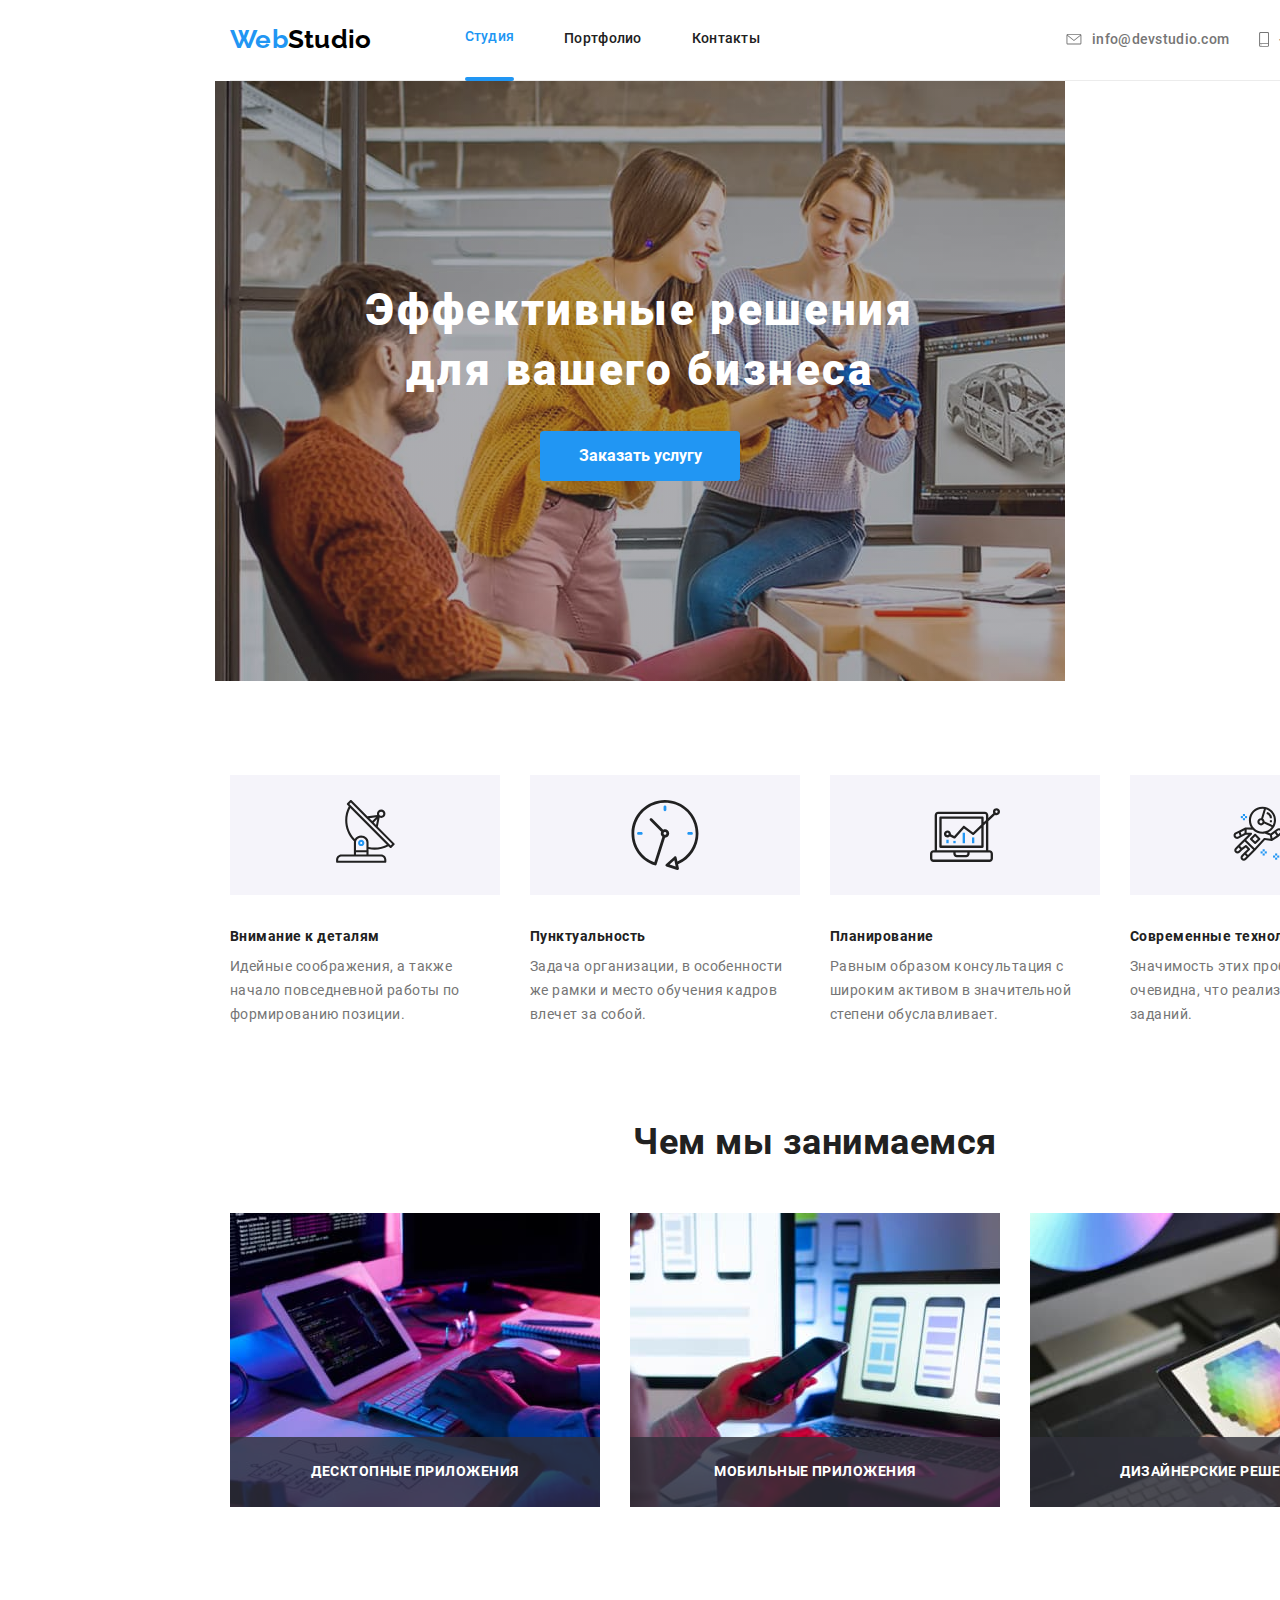
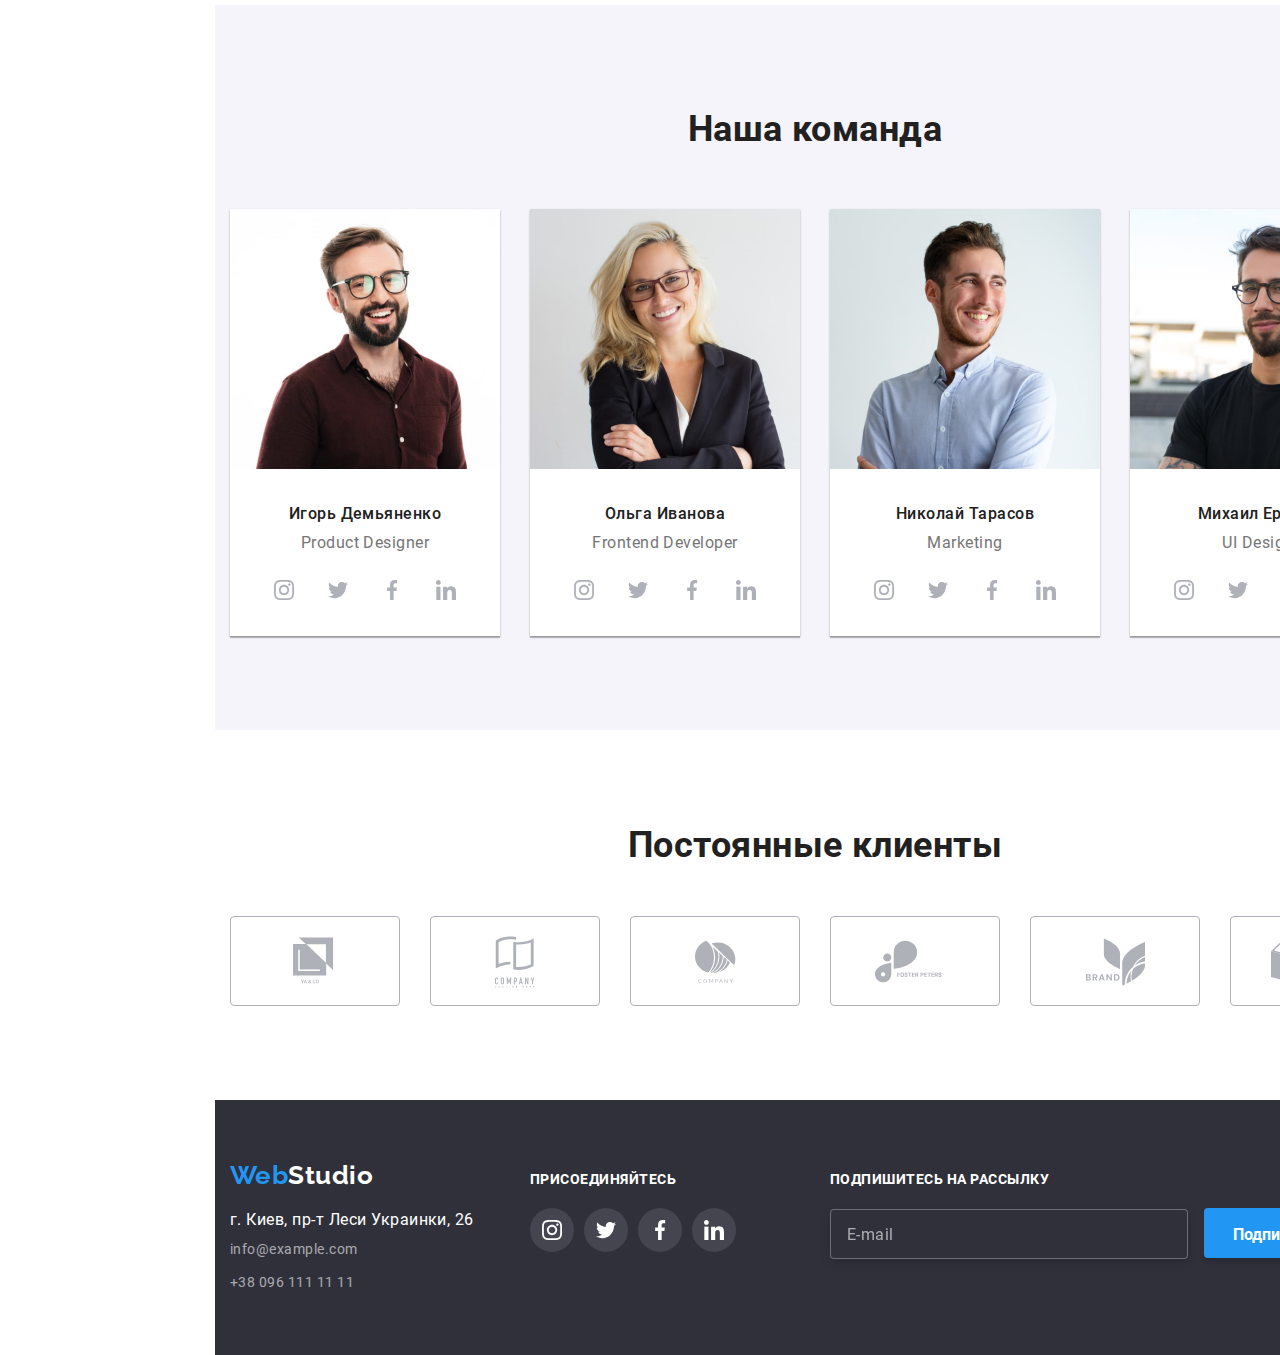
<file: index.html>
<!DOCTYPE html>
<html lang="ru">
  <head>
    <meta charset="UTF-8" />
    <meta name="viewport" content="width=device-width, initial-scale=1.0" />
    <title>WebStudio</title>
    <!-- <link
      href="https://fonts.googleapis.com/css2?family=Raleway&family=Roboto&display=swap"
      rel="stylesheet"
    /> -->
    <link rel="stylesheet" href="./css/main.min.css" />
  </head>

  <!-- Шапка -->

  <body>
    <header>
      <div class="content">
        <nav class="nav-header">
          <ul class="header-menu list">
            <li>
              <a href="./"
                ><span class="web">Web</span
                ><span class="studio">Studio</span></a
              >
            </li>
            <li><a class="pages current" href="./index.html">Студия</a></li>
            <li><a class="pages" href="./portfolio.html">Портфолио</a></li>
            <li><a class="pages" href="">Контакты</a></li>
          </ul>
          <ul class="contacts-header list">
            <li class="header-menu-contacts">
              <a class="header-menu" href="mailto:info@devstudio.com">
                <svg class="header-icon" width="16" height="11.2">
                  <use href="./images/sprite.svg#icon-henvelope"></use></svg
                >info@devstudio.com
              </a>
            </li>
            <li class="header-menu-contacts">
              <a class="header-menu" href="tel:+380961111111">
                <svg class="header-icon" width="10" height="14.94">
                  <use href="./images/sprite.svg#icon-hsmartphone"></use></svg
                >+38 096 111 11 11
              </a>
            </li>
          </ul>
        </nav>
      </div>
    </header>

    <main>
      <!-- Баннер -->

      <section class="list-hero">
        <h1 class="text-accent hero">
          Эффективные решения<br />для вашего бизнеса
        </h1>
        <button class="button" data-modal-open>Заказать услугу</button>
      </section>

      <!-- Регламент работы -->

      <section>
        <div class="content">
          <h2 hidden>Регламент работы</h2>
          <ul class="list line">
            <li>
              <svg class="icon" alt="антенна" width="70" height="70">
                <use href="./images/sprite.svg#icon-antenna"></use>
              </svg>
              <h2 class="title">Внимание к деталям</h2>
              <p class="title-text">
                Идейные соображения, а также начало повседневной работы по
                формированию позиции.
              </p>
            </li>
            <li>
              <svg class="icon" alt="часы" width="70" height="70">
                <use href="./images/sprite.svg#icon-clock"></use>
              </svg>
              <h3 class="title">Пунктуальность</h3>
              <p class="title-text">
                Задача организации, в особенности же рамки и место обучения
                кадров влечет за собой.
              </p>
            </li>
            <li>
              <svg class="icon" alt="диаграмма" width="70" height="70">
                <use href="./images/sprite.svg#icon-diagram"></use>
              </svg>
              <h3 class="title">Планирование</h3>
              <p class="title-text">
                Равным образом консультация с широким активом в значительной
                степени обуславливает.
              </p>
            </li>
            <li>
              <svg class="icon" alt="астронавт" width="70" height="70">
                <use href="./images/sprite.svg#icon-astronaut"></use>
              </svg>
              <h3 class="title">Современные технологии</h3>
              <p class="title-text">
                Значимость этих проблем настолько очевидна, что реализация
                плановых заданий.
              </p>
            </li>
          </ul>
        </div>
      </section>

      <!-- Чем мы занимаемся -->

      <section>
        <div class="content">
          <h2 class="occupation">Чем мы занимаемся</h2>
          <ul class="list occupation-list">
            <li class="occupation-title">
              <div class="image-box">
                <img src="./images/img1.jpg" alt="" width="370" />
                <div class="white-title-box">
                  <p class="white-title text-accent">ДЕСКТОПНЫЕ ПРИЛОЖЕНИЯ</p>
                </div>
              </div>
            </li>
            <li class="occupation-title">
              <div class="image-box">
                <img src="./images/img2.jpg" alt="" width="370" />
                <div class="white-title-box">
                  <p class="white-title text-accent">МОБИЛЬНЫЕ ПРИЛОЖЕНИЯ</p>
                </div>
              </div>
            </li>
            <li class="occupation-title">
              <div class="image-box">
                <img src="./images/img3.jpg" alt="" width="370" />
                <div class="white-title-box">
                  <p class="white-title text-accent">ДИЗАЙНЕРСКИЕ РЕШЕНИЯ</p>
                </div>
              </div>
            </li>
          </ul>
        </div>
      </section>

      <!-- Наша команда -->

      <section>
        <div class="content team-container">
          <h2 class="our-team list">Наша команда</h2>

          <div class="team">
            <div class="masters">
              <img
                src="./images/master1.jpg"
                alt="Игорь Демьяненко"
                width="270"
              />
              <h2 class="names">Игорь Демьяненко</h2>
              <p class="profession" lang="en">Product Designer</p>
              <ul class="maters-links list">
                <li class="social-links-icon">
                  <a
                    href="https://www.instagram.com"
                    class="social-links"
                    aria-label="Instagram link"
                  >
                    <svg class="social-icon" width="20" height="20">
                      <use href="./images/sprite.svg#icon-instagram"></use>
                    </svg>
                  </a>
                </li>
                <li class="social-links-icon">
                  <a
                    href="https://twitter.com"
                    class="social-links"
                    aria-label="Twitter link"
                  >
                    <svg class="social-icon" width="20" height="20">
                      <use href="./images/sprite.svg#icon-twitter"></use>
                    </svg>
                  </a>
                </li>
                <li class="social-links-icon">
                  <a
                    href="https://www.facebook.com"
                    class="social-links"
                    aria-label="Facebook link"
                  >
                    <svg class="social-icon" width="20" height="20">
                      <use href="./images/sprite.svg#icon-facebook"></use>
                    </svg>
                  </a>
                </li>
                <li class="social-links-icon">
                  <a
                    href="https://www.linkedin.com"
                    class="social-links"
                    aria-label="Linkedin link"
                  >
                    <svg class="social-icon" width="20" height="20">
                      <use href="./images/sprite.svg#icon-linkedin"></use>
                    </svg>
                  </a>
                </li>
              </ul>
            </div>

            <div class="masters">
              <img src="./images/master2.jpg" alt="Ольга Иванова" width="270" />
              <h2 class="names">Ольга Иванова</h2>
              <p class="profession" lang="en">Frontend Developer</p>
              <ul class="maters-links list">
                <li class="social-links-icon">
                  <a
                    href="https://www.instagram.com"
                    class="social-links"
                    aria-label="Instagram link"
                  >
                    <svg class="social-icon" width="20" height="20">
                      <use href="./images/sprite.svg#icon-instagram"></use>
                    </svg>
                  </a>
                </li>
                <li class="social-links-icon">
                  <a
                    href="https://twitter.com"
                    class="social-links"
                    aria-label="Twitter link"
                  >
                    <svg class="social-icon" width="20" height="20">
                      <use href="./images/sprite.svg#icon-twitter"></use>
                    </svg>
                  </a>
                </li>
                <li class="social-links-icon">
                  <a
                    href="https://www.facebook.com"
                    class="social-links"
                    aria-label="Facebook link"
                  >
                    <svg class="social-icon" width="20" height="20">
                      <use href="./images/sprite.svg#icon-facebook"></use>
                    </svg>
                  </a>
                </li>
                <li class="social-links-icon">
                  <a
                    href="https://www.linkedin.com"
                    class="social-links"
                    aria-label="Linkedin link"
                  >
                    <svg class="social-icon" width="20" height="20">
                      <use href="./images/sprite.svg#icon-linkedin"></use>
                    </svg>
                  </a>
                </li>
              </ul>
            </div>

            <div class="masters">
              <img
                src="./images/master3.jpg"
                alt="Николай Тарасов"
                width="270"
              />
              <h2 class="names">Николай Тарасов</h2>
              <p class="profession" lang="en">Marketing</p>
              <ul class="maters-links list">
                <li class="social-links-icon">
                  <a
                    href="https://www.instagram.com"
                    class="social-links"
                    aria-label="Instagram link"
                  >
                    <svg class="social-icon" width="20" height="20">
                      <use href="./images/sprite.svg#icon-instagram"></use>
                    </svg>
                  </a>
                </li>
                <li class="social-links-icon">
                  <a
                    href="https://twitter.com"
                    class="social-links"
                    aria-label="Twitter link"
                  >
                    <svg class="social-icon" width="20" height="20">
                      <use href="./images/sprite.svg#icon-twitter"></use>
                    </svg>
                  </a>
                </li>
                <li class="social-links-icon">
                  <a
                    href="https://www.facebook.com"
                    class="social-links"
                    aria-label="Facebook link"
                  >
                    <svg class="social-icon" width="20" height="20">
                      <use href="./images/sprite.svg#icon-facebook"></use>
                    </svg>
                  </a>
                </li>
                <li class="social-links-icon">
                  <a
                    href="https://www.linkedin.com"
                    class="social-links"
                    aria-label="Linkedin link"
                  >
                    <svg class="social-icon" width="20" height="20">
                      <use href="./images/sprite.svg#icon-linkedin"></use>
                    </svg>
                  </a>
                </li>
              </ul>
            </div>

            <div class="masters">
              <img
                src="./images/master4.jpg"
                alt="Михаил Ермаков"
                width="270"
              />
              <h2 class="names">Михаил Ермаков</h2>
              <p class="profession" lang="en">UI Designer</p>
              <ul class="maters-links list">
                <li class="social-links-icon">
                  <a
                    href="https://www.instagram.com"
                    class="social-links"
                    aria-label="Instagram link"
                  >
                    <svg class="social-icon" width="20" height="20">
                      <use href="./images/sprite.svg#icon-instagram"></use>
                    </svg>
                  </a>
                </li>
                <li class="social-links-icon">
                  <a
                    href="https://twitter.com"
                    class="social-links"
                    aria-label="Twitter link"
                  >
                    <svg class="social-icon" width="20" height="20">
                      <use href="./images/sprite.svg#icon-twitter"></use>
                    </svg>
                  </a>
                </li>
                <li class="social-links-icon">
                  <a
                    href="https://www.facebook.com"
                    class="social-links"
                    aria-label="Facebook link"
                  >
                    <svg class="social-icon" width="20" height="20">
                      <use href="./images/sprite.svg#icon-facebook"></use>
                    </svg>
                  </a>
                </li>
                <li class="social-links-icon">
                  <a
                    href="https://www.linkedin.com"
                    class="social-links"
                    aria-label="Linkedin link"
                  >
                    <svg class="social-icon" width="20" height="20">
                      <use href="./images/sprite.svg#icon-linkedin"></use>
                    </svg>
                  </a>
                </li>
              </ul>
            </div>
          </div>
        </div>
      </section>

      <!-- Постоянные клиенты -->

      <section>
        <div class="content">
          <h2 class="clients list">Постоянные клиенты</h2>
          <ul class="clients-list list">
            <li class="clients-logo">
              <a class="logo-links" href=""
                ><svg
                  class="company-icon"
                  alt="логотип компании 1"
                  width="44.27"
                  height="49.23"
                >
                  <use href="./images/sprite.svg#icon-logo1"></use></svg
              ></a>
            </li>
            <li class="clients-logo">
              <a class="logo-links" href=""
                ><svg
                  class="company-icon"
                  alt="логотип компании 2"
                  width="40"
                  height="52"
                >
                  <use href="./images/sprite.svg#icon-logo2"></use></svg
              ></a>
            </li>
            <li class="clients-logo">
              <a class="logo-links" href=""
                ><svg
                  class="company-icon"
                  alt="логотип компании 3"
                  width="41"
                  height="42.6"
                >
                  <use href="./images/sprite.svg#icon-logo3"></use></svg
              ></a>
            </li>
            <li class="clients-logo">
              <a class="logo-links" href=""
                ><svg
                  class="company-icon"
                  alt="логотип компании 4"
                  width="79.66"
                  height="42.02"
                >
                  <use href="./images/sprite.svg#icon-logo4"></use></svg
              ></a>
            </li>
            <li class="clients-logo">
              <a class="logo-links" href=""
                ><svg
                  class="company-icon"
                  alt="логотип компании 5"
                  width="59"
                  height="47"
                >
                  <use href="./images/sprite.svg#icon-logo5"></use></svg
              ></a>
            </li>
            <li class="clients-logo">
              <a class="logo-links" href=""
                ><svg
                  class="company-icon"
                  alt="логотип компании 6"
                  width="88.48"
                  height="45.4"
                >
                  <use href="./images/sprite.svg#icon-logo6"></use></svg
              ></a>
            </li>
          </ul>
        </div>
      </section>
    </main>

    <!-- Footer -->

    <footer>
      <div class="footer content">
        <div class="box-adress">
          <p class="logo-footer">
            <span class="web">Web</span
            ><span class="studio-footer">Studio</span>
          </p>
          <address>
            <ul class="list contacts">
              <li class="adress-footer text-accent">
                г. Киев, пр-т Леси Украинки, 26
              </li>
              <li class="list contacts-footer links-footer">
                <a href="mailto:info@example.com">info@example.com</a>
              </li>
              <li class="list contacts-footer links-footer">
                <a href="tel:+380961111111">+38 096 111 11 11</a>
              </li>
            </ul>
          </address>
        </div>

        <div class="box-links">
          <p class="title-footer text-accent">ПРИСОЕДИНЯЙТЕСЬ</p>
          <ul class="list links-footer">
            <li class="footer-logo">
              <a
                class="footer-list-icon"
                href="https://www.instagram.com"
                aria-label="Instagram link"
              >
                <svg class="footer-icon" width="20" height="20">
                  <use href="./images/sprite.svg#icon-instagram"></use>
                </svg>
              </a>
            </li>
            <li class="footer-logo">
              <a
                class="footer-list-icon"
                href="https://twitter.com"
                aria-label="Twitter link"
              >
                <svg class="footer-icon" width="20" height="20">
                  <use href="./images/sprite.svg#icon-twitter"></use>
                </svg>
              </a>
            </li>
            <li class="footer-logo">
              <a
                class="footer-list-icon"
                href="https://www.facebook.com"
                aria-label="Facebook link"
              >
                <svg class="footer-icon" width="20" height="20">
                  <use href="./images/sprite.svg#icon-facebook"></use>
                </svg>
              </a>
            </li>
            <li class="footer-logo">
              <a
                class="footer-list-icon"
                href="https://www.linkedin.com"
                aria-label="Linkedin link"
              >
                <svg class="footer-icon" width="20" height="20">
                  <use href="./images/sprite.svg#icon-linkedin"></use>
                </svg>
              </a>
            </li>
          </ul>
        </div>

        <div class="box-emeil">
          <p class="title-footer text-accent">ПOДПИШИТЕСЬ НА РАССЫЛКУ</p>
          <input class="input-footer" placeholder="E-mail" />
          <button class="button-footer">Подписаться</button>
        </div>
      </div>
    </footer>

    <div class="backdrop is-hidden" data-modal>
      <form class="form">
        <div class="modal">
          <button class="btn-close" data-modal-close>
            <svg class="close" width="11" height="11">
              <use href="./images/sprite.svg#close"></use>
            </svg>
          </button>
          <h1 class="head-title">Оставьте свои данные, мы вам перезвоним</h1>

          <div role="group" class="form-list">
            <div class="line-list">
              <label class="form-label" for="name">Имя</label>
              <input class="form-input" type="text" name="name" id="name" />
              <svg class="form-icon" width="12" height="12">
                <use href="./images/sprite.svg#icon-name"></use>
              </svg>
            </div>

            <div class="line-list">
              <label class="form-label" for="tel">Телефон</label>
              <input class="form-input" type="tel" name="tel" id="tel" />
              <svg class="form-icon" width="13" height="13">
                <use href="./images/sprite.svg#icon-tel"></use>
              </svg>
            </div>

            <div class="line-list">
              <label class="form-label" for="email">Почта</label>
              <input class="form-input" type="email" name="email" id="email" />
              <svg class="form-icon" width="15" height="12">
                <use href="./images/sprite.svg#icon-massege"></use>
              </svg>
            </div>

            <div class="line-list">
              <label class="form-label" for="message">Комментарий</label>
              <textarea
                class="form-textarea"
                name="message"
                placeholder="Введите текст"
                id="message"
              ></textarea>
            </div>
          </div>

          <div class="checkbox">
            <label class="checkbox-label">
              <input
                class="checkbox-input"
                type="checkbox"
                name="checkbox"
              />Соглашаюсь с рассылкой и принимаю
              <a class="form-link" href=""> Условия договора</a>
              <span class="custom-checkbox"></span>
            </label>
          </div>

          <button class="form-button">Отправить</button>
        </div>
      </form>
    </div>

    <script src="./js/modal.js"></script>
  </body>
</html>
</file>
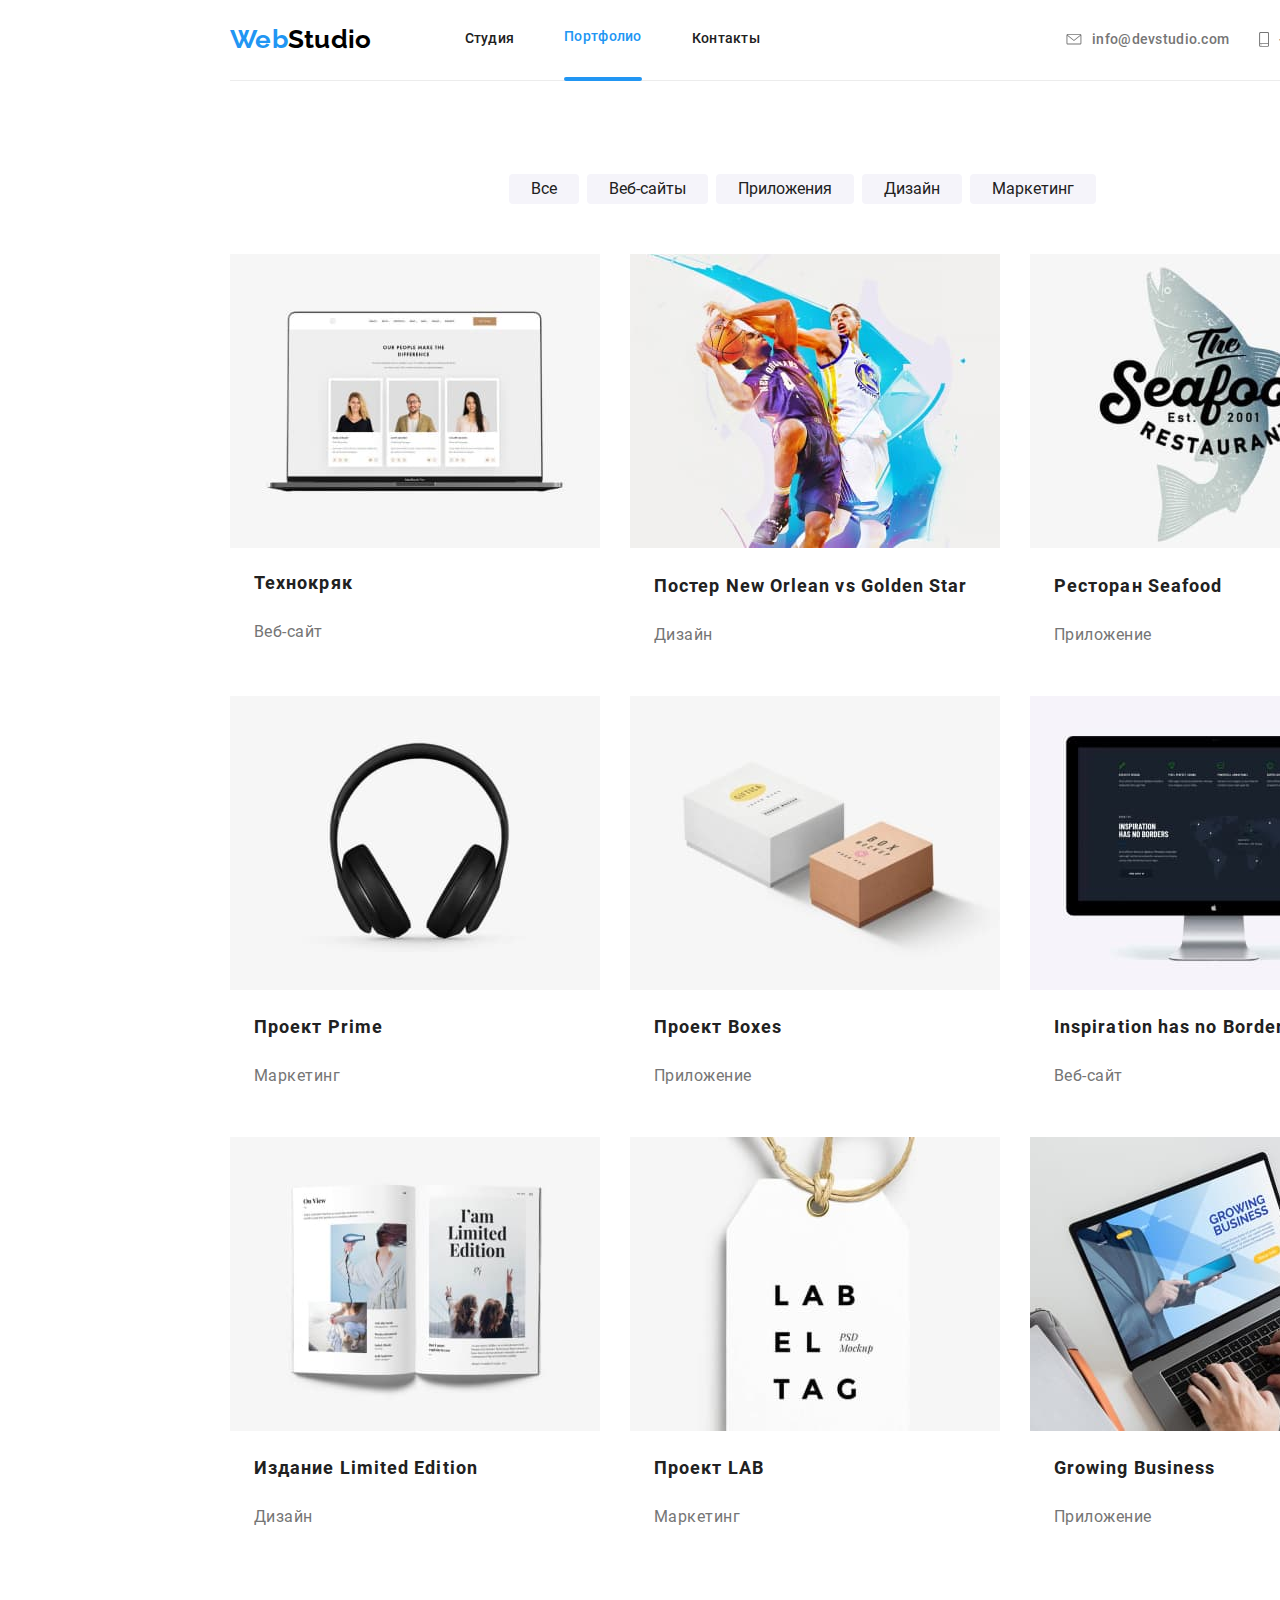
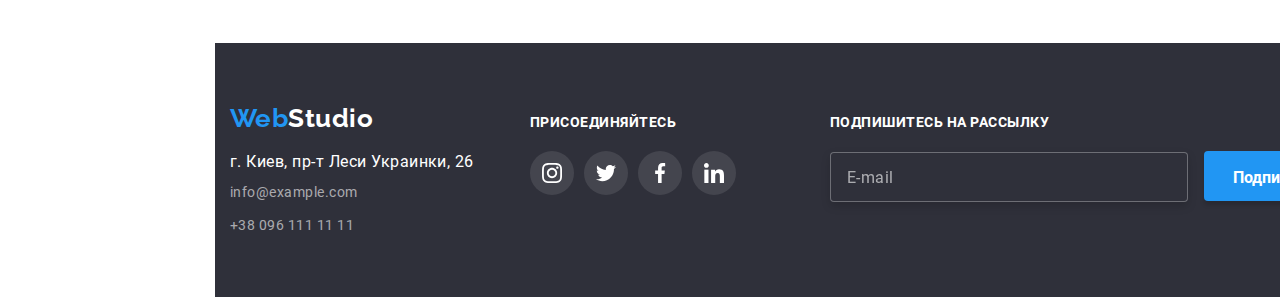
<file: portfolio.html>
<!DOCTYPE html>
<html lang="ru">

<head>
  <meta charset="UTF-8" />
  <meta name="viewport" content="width=device-width, initial-scale=1.0" />
  <title>WebStudio/Portfolio</title>
  <!-- <link href="https://fonts.googleapis.com/css2?family=Raleway&family=Roboto&display=swap" rel="stylesheet" /> -->
  <link rel="stylesheet" href="./css/portfolio.min.css" />
</head>

<body>
  <header>
    <div class="content">
      <nav class="nav-header">
        <ul class="header-menu list">
          <li><a href="./"><span class="web">Web</span><span class="studio">Studio</span></a></li>
          <li><a class='pages' href="./index.html">Студия</a></li>
          <li><a class='pages current' href="./portfolio.html">Портфолио</a></li>
          <li><a class='pages' href="">Контакты</a></li>
        </ul>
        <ul class="contacts-header list">
          <li class="header-menu-contacts">
            <a class="header-menu" href="mailto:info@devstudio.com">
              <svg class="header-icon" width="16" height="11.2">
                <use href="./images/sprite.svg#icon-henvelope"></use>
              </svg>info@devstudio.com
            </a>
          </li>
          <li class="header-menu-contacts">
            <a class="header-menu" href="tel:+380961111111">
              <svg class="header-icon" width="10" height="14.94">
                <use href="./images/sprite.svg#icon-hsmartphone"></use>
              </svg>+38 096 111 11 11
            </a>
          </li>
        </ul>
      </nav>
    </div>
  </header>

  <main>
    <div class="content">
      <nav class="menu-portfolio">
        <ul class="menu list">
          <li><button class="menu-title" type="button">Все</button></li>
          <li><button class="menu-title" type="button">Веб-сайты</button></li>
          <li><button class="menu-title" type="button">Приложения</button></li>
          <li><button class="menu-title" type="button">Дизайн</button></li>
          <li><button class="menu-title" type="button">Маркетинг</button></li>
        </ul>
      </nav>
    </div>
    <div class="content">
      <ul class="portfolio list">
        <li class="portfolio-item">
          <div class="img-box">
            <img src="./images/p1.jpg" alt="изображение" width="370" />
            <div class="description-box">
              <p class="description-portfolio">Технокряк это современная площадка распространения коронавируса. Компании
                используют эту платформу для
                цифрового шпионажа и атак на защищённые сервера конкурентов.</p>
            </div>
          </div>
          <h1 class="title-portfolio">Технокряк</h1>
          <p class="description-title">Веб-сайт</p>
        </li>
        <li class="portfolio-item">
          <div class="img-box">
            <img src="./images/p2.jpg" alt="изображение" width="370" />
            <div class="description-box">
              <p class="description-portfolio">Технокряк это современная площадка распространения коронавируса. Компании
                используют эту платформу для
                цифрового шпионажа и атак на защищённые сервера конкурентов.</p>
            </div>
          </div>
          <h2 class="title-portfolio">Постер New Orlean vs Golden Star</h2>
          <p class="description-title">Дизайн</p>
          </a>
        </li>
        <li class="portfolio-item">
          <div class="img-box">
            <img src="./images/p3.jpg" alt="изображение" width="370" />
            <div class="description-box">
              <p class="description-portfolio">Технокряк это современная площадка распространения коронавируса. Компании
                используют эту платформу для
                цифрового шпионажа и атак на защищённые сервера конкурентов.</p>
            </div>
          </div>
          <h2 class="title-portfolio">Ресторан Seafood</h2>
          <p class="description-title">Приложение</p>
          </a>
        </li>
        <li class="portfolio-item">
          <div class="img-box">
            <img src="./images/p4.jpg" alt="изображение" width="370" />
            <div class="description-box">
              <p class="description-portfolio">Технокряк это современная площадка распространения коронавируса. Компании
                используют эту платформу для
                цифрового шпионажа и атак на защищённые сервера конкурентов.</p>
            </div>
          </div>
          <h2 class="title-portfolio">Проект Prime</h2>
          <p class="description-title">Маркетинг</p>
          </a>
        </li>
        <li class="portfolio-item">
          <div class="img-box">
            <img src="./images/p5.jpg" alt="изображение" width="370" />
            <div class="description-box">
              <p class="description-portfolio">Технокряк это современная площадка распространения коронавируса. Компании
                используют эту платформу для
                цифрового шпионажа и атак на защищённые сервера конкурентов.</p>
            </div>
          </div>
          <h2 class="title-portfolio">Проект Boxes</h2>
          <p class="description-title">Приложение</p>
          </a>
        </li>
        <li class="portfolio-item">
          <div class="img-box">
            <img src="./images/p6.jpg" alt="изображение" width="370" />
            <div class="description-box">
              <p class="description-portfolio">Технокряк это современная площадка распространения коронавируса. Компании
                используют эту платформу для
                цифрового шпионажа и атак на защищённые сервера конкурентов.</p>
            </div>
          </div>
          <h2 class="title-portfolio" lang="en">
            Inspiration has no Borders
          </h2>
          <p class="description-title">Веб-сайт</p>
          </a>
        </li>
        <li class="portfolio-item">
          <div class="img-box">
            <img src="./images/p7.jpg" alt="изображение" width="370" />
            <div class="description-box">
              <p class="description-portfolio">Технокряк это современная площадка распространения коронавируса. Компании
                используют эту платформу для
                цифрового шпионажа и атак на защищённые сервера конкурентов.</p>
            </div>
          </div>
          <h2 class="title-portfolio">Издание Limited Edition</h2>
          <p class="description-title">Дизайн</p>
          </a>
        </li>
        <li class="portfolio-item">
          <div class="img-box">
            <img src="./images/p8.jpg" alt="изображение" width="370" />
            <div class="description-box">
              <p class="description-portfolio">Технокряк это современная площадка распространения коронавируса. Компании
                используют эту платформу для
                цифрового шпионажа и атак на защищённые сервера конкурентов.</p>
            </div>
          </div>
          <h2 class="title-portfolio">Проект LAB</h2>
          <p class="description-title">Маркетинг</p>
          </a>
        </li>
        <li class="portfolio-item">
          <div class="img-box">
            <img src="./images/p9.jpg" alt="изображение" width="370" />
            <div class="description-box">
              <p class="description-portfolio">Технокряк это современная площадка распространения коронавируса. Компании
                используют эту платформу для
                цифрового шпионажа и атак на защищённые сервера конкурентов.</p>
            </div>
          </div>
          <h2 class="title-portfolio" lang="en">Growing Business</h2>
          <p class="description-title">Приложение</p>
          </a>
        </li>
      </ul>
    </div>
  </main>

  <!-- Footer -->

  <footer>
    <div class="content footer">

      <div class="box-adress">
        <p class="logo-footer">
          <span class="web">Web</span><span class="studio-footer">Studio</span>
        </p>
        <address>
          <ul class="list contacts">
            <li class="adress-footer text-accent">
              г. Киев, пр-т Леси Украинки, 26
            </li>
            <li class="list contacts-footer links-footer">
              <a href="mailto:info@example.com">info@example.com</a>
            </li>
            <li class="list contacts-footer links-footer">
              <a href="tel:+380961111111">+38 096 111 11 11</a>
            </li>
          </ul>
        </address>
      </div>

      <div class="box-links">
        <p class="title-footer text-accent">ПРИСОЕДИНЯЙТЕСЬ</p>
        <ul class="list links-footer">
          <li class="footer-logo">
            <a class="footer-list-icon" href="https://www.instagram.com" aria-label="Instagram link">
              <svg class="footer-icon" width="20" height="20">
                <use href="./images/sprite.svg#icon-instagram"></use>
              </svg>
            </a>
          </li>
          <li class="footer-logo">
            <a class="footer-list-icon" href="https://twitter.com" aria-label="Twitter link">
              <svg class="footer-icon" width="20" height="20">
                <use href="./images/sprite.svg#icon-twitter"></use>
              </svg>
            </a>
          </li>
          <li class="footer-logo">
            <a class="footer-list-icon" href="https://www.facebook.com" aria-label="Facebook link">
              <svg class="footer-icon" width="20" height="20">
                <use href="./images/sprite.svg#icon-facebook"></use>
              </svg>
            </a>
          </li>
          <li class="footer-logo">
            <a class="footer-list-icon" href="https://www.linkedin.com" aria-label="Linkedin link">
              <svg class="footer-icon" width="20" height="20">
                <use href="./images/sprite.svg#icon-linkedin"></use>
              </svg>
            </a>
          </li>
        </ul>
      </div>

      <div class="box-emeil">
        <p class="title-footer text-accent">ПOДПИШИТЕСЬ НА РАССЫЛКУ</p>
        <input class="input-footer" placeholder="E-mail">
        <button class="button-footer">Подписаться</button>
      </div>

    </div>
  </footer>
</body>

</html>
</file>
<file: css/main.min.css>
@font-face{font-family:"Roboto";font-style:normal;font-weight:400;src:local("Roboto"),local("Roboto-Regular"),url("../fonts/roboto-v20-latin_cyrillic-regular.woff2") format("woff2"),url("../fonts/roboto-v20-latin_cyrillic-regular.woff") format("woff")}@font-face{font-family:"Roboto";font-style:normal;font-weight:500;src:local("Roboto Medium"),local("Roboto-Medium"),url("../fonts/roboto-v20-latin_cyrillic-500.woff2") format("woff2"),url("../fonts/roboto-v20-latin_cyrillic-500.woff") format("woff")}@font-face{font-family:"Roboto";font-style:normal;font-weight:700;src:local("Roboto Bold"),local("Roboto-Bold"),url("../fonts/roboto-v20-latin_cyrillic-700.woff2") format("woff2"),url("../fonts/roboto-v20-latin_cyrillic-700.woff") format("woff")}@font-face{font-family:"Roboto";font-style:normal;font-weight:900;src:local("Roboto Black"),local("Roboto-Black"),url("../fonts/roboto-v20-latin_cyrillic-900.woff2") format("woff2"),url("../fonts/roboto-v20-latin_cyrillic-900.woff") format("woff")}@font-face{font-family:"Raleway";font-style:normal;font-weight:700;src:local(""),url("../fonts/raleway-v17-latin_cyrillic-700.woff2") format("woff2"),url("../fonts/raleway-v17-latin_cyrillic-700.woff") format("woff")}/*! normalize.css v8.0.1 | MIT License | github.com/necolas/normalize.css */html{line-height:1.15;-webkit-text-size-adjust:100%}body{margin:0}main{display:block}h1{font-size:2em;margin:0.67em 0}hr{-webkit-box-sizing:content-box;box-sizing:content-box;height:0;overflow:visible}pre{font-family:monospace, monospace;font-size:1em}a{background-color:transparent}abbr[title]{border-bottom:none;text-decoration:underline;-webkit-text-decoration:underline dotted;text-decoration:underline dotted}b,strong{font-weight:bolder}code,kbd,samp{font-family:monospace, monospace;font-size:1em}small{font-size:80%}sub,sup{font-size:75%;line-height:0;position:relative;vertical-align:baseline}sub{bottom:-0.25em}sup{top:-0.5em}img{border-style:none}button,input,optgroup,select,textarea{font-family:inherit;font-size:100%;line-height:1.15;margin:0}button,input{overflow:visible}button,select{text-transform:none}button,[type="button"],[type="reset"],[type="submit"]{-webkit-appearance:button}button::-moz-focus-inner,[type="button"]::-moz-focus-inner,[type="reset"]::-moz-focus-inner,[type="submit"]::-moz-focus-inner{border-style:none;padding:0}button:-moz-focusring,[type="button"]:-moz-focusring,[type="reset"]:-moz-focusring,[type="submit"]:-moz-focusring{outline:1px dotted ButtonText}fieldset{padding:0.35em 0.75em 0.625em}legend{-webkit-box-sizing:border-box;box-sizing:border-box;color:inherit;display:table;max-width:100%;padding:0;white-space:normal}progress{vertical-align:baseline}textarea{overflow:auto}[type="checkbox"],[type="radio"]{-webkit-box-sizing:border-box;box-sizing:border-box;padding:0}[type="number"]::-webkit-inner-spin-button,[type="number"]::-webkit-outer-spin-button{height:auto}[type="search"]{-webkit-appearance:textfield;outline-offset:-2px}[type="search"]::-webkit-search-decoration{-webkit-appearance:none}::-webkit-file-upload-button{-webkit-appearance:button;font:inherit}details{display:block}summary{display:list-item}template{display:none}[hidden]{display:none}*,*:before,*:after{-webkit-box-sizing:border-box;box-sizing:border-box}body{margin-left:215px;margin-right:215px;font-family:Roboto, sans-serif;letter-spacing:0.03em;color:#212121}.content{width:1200px;margin:0 auto;padding-left:15px;padding-right:15px}.list{list-style:none;margin:0;padding:0}.logo-links{color:#afb1b8}.text-accent,.studio-footer{color:#fff}.button{height:50px;min-width:200px;font-weight:700;font-size:16px;line-height:1.88;text-decoration:none;border:1px solid transparent;border-radius:4px;color:#fff;background-color:#2196f3}.backdrop{position:fixed;top:0;left:0;right:0;bottom:0;opacity:1;-webkit-transition:opacity 250ms cubic-bezier(0.4, 0, 0.2, 1);transition:opacity 250ms cubic-bezier(0.4, 0, 0.2, 1)}.backdrop.is-hidden{visibility:hidden;pointer-events:none;opacity:0}.modal{position:absolute;top:50%;left:50%;-webkit-transform:translate(-50%, -50%);transform:translate(-50%, -50%);width:100%;height:100%;max-width:528px;max-height:581px;background:#fff;-webkit-box-shadow:0px 1px 3px rgba(0,0,0,0.12),0px 1px 1px rgba(0,0,0,0.14),0px 2px 1px rgba(0,0,0,0.2);box-shadow:0px 1px 3px rgba(0,0,0,0.12),0px 1px 1px rgba(0,0,0,0.14),0px 2px 1px rgba(0,0,0,0.2);border-radius:4px}.btn-close{position:absolute;top:8px;right:8px;display:-webkit-inline-box;display:-ms-inline-flexbox;display:inline-flex;-webkit-box-pack:center;-ms-flex-pack:center;justify-content:center;-webkit-box-align:center;-ms-flex-align:center;align-items:center;width:30px;height:30px;border-radius:50%;border:1px solid rgba(0,0,0,0.1);text-decoration:none;background-color:#fff}.btn-close:hover .close,.btn-close:focus .close{fill:#2196f3;-webkit-transition:fill 250ms cubic-bezier(0.4, 0, 0.2, 1);transition:fill 250ms cubic-bezier(0.4, 0, 0.2, 1)}.close{fill:black;background-color:#fff}.head-title{padding-top:40px;padding-right:40px;padding-left:40px;padding-bottom:12px;margin:0;font-family:Roboto;font-style:normal;font-weight:700;font-size:20px;line-height:1.15;text-align:center;letter-spacing:0.03em;color:#212121}.form-list{display:-webkit-box;display:-ms-flexbox;display:flex;-webkit-box-orient:vertical;-webkit-box-direction:normal;-ms-flex-direction:column;flex-direction:column;padding-right:40px;padding-left:40px;list-style:none;font-weight:400;font-size:12px;line-height:1.17;letter-spacing:0.01em;color:#757575}.line-list{position:relative}.form-input{margin-bottom:10px;margin-top:4px;padding-left:42px;-webkit-transition:border 250ms cubic-bezier(0.4, 0, 0.2, 1);transition:border 250ms cubic-bezier(0.4, 0, 0.2, 1)}.form-textarea{margin-top:4px;padding:12px 16px;-webkit-transition:border 250ms cubic-bezier(0.4, 0, 0.2, 1);transition:border 250ms cubic-bezier(0.4, 0, 0.2, 1)}.line-list input,textarea{width:448px;border:1px solid rgba(33,33,33,0.2);-webkit-box-sizing:border-box;box-sizing:border-box;border-radius:4px}.form-label{width:100%}.form-icon{position:absolute;left:0;top:30px;margin-left:14px;-webkit-transition:fill 250ms cubic-bezier(0.4, 0, 0.2, 1);transition:fill 250ms cubic-bezier(0.4, 0, 0.2, 1)}.line-list input{height:40px}.line-list textarea{height:120px}textarea{resize:none}::-webkit-input-placeholder{font-size:12px;line-height:1.14;letter-spacing:0.01em;color:rgba(117,117,117,0.5)}:-ms-input-placeholder{font-size:12px;line-height:1.14;letter-spacing:0.01em;color:rgba(117,117,117,0.5)}::-ms-input-placeholder{font-size:12px;line-height:1.14;letter-spacing:0.01em;color:rgba(117,117,117,0.5)}::placeholder{font-size:12px;line-height:1.14;letter-spacing:0.01em;color:rgba(117,117,117,0.5)}.form-input:hover,.form-input:focus,.form-textarea:hover,.form-textarea:focus{border:1px solid #2196f3;outline-color:#2196f3}.form-input:hover+.form-icon,.form-input:focus+.form-icon{fill:#2196f3}.checkbox{display:-webkit-box;display:-ms-flexbox;display:flex;-webkit-box-align:center;-ms-flex-align:center;align-items:center;padding-top:20px;font-weight:400;font-size:14px;line-height:1.714;letter-spacing:0.03em;color:#757575}.form-link{color:#2196f3}.custom-checkbox{display:inline-block;position:absolute;left:45px;margin-top:3px;width:16px;height:15px;border:2px solid #212121;border-radius:4px}.checkbox-label{display:block;padding-left:72px}.checkbox-input{position:absolute;width:1px;height:1px;margin:-1px;border:0;padding:0;clip:rect(0 0 0 0);overflow:hidden}.checkbox-input:checked ~ .custom-checkbox{border-color:#2196f3;background-image:url("../images/checkbox.svg");background-color:#2196f3;background-size:contain;background-origin:content-box}.form-button{margin-top:30px;margin-left:165px;margin-bottom:40px;width:200px;height:50px;font-weight:700;font-size:16px;line-height:1.875;color:#fff;background:#188ce8;-webkit-box-shadow:0px 4px 4px rgba(0,0,0,0.15);box-shadow:0px 4px 4px rgba(0,0,0,0.15);border-radius:4px;border:none;position:relative}.header-menu{display:-webkit-box;display:-ms-flexbox;display:flex;-webkit-box-align:center;-ms-flex-align:center;align-items:center;position:relative;-webkit-transition:color 250ms cubic-bezier(0.4, 0, 0.2, 1);transition:color 250ms cubic-bezier(0.4, 0, 0.2, 1)}.header-menu li{display:block;margin-right:50px;padding-top:24px;padding-bottom:25px}.header-menu li:last-child{margin-right:0px}.header-menu li:first-child{margin-right:93px}.header-icon{vertical-align:middle;margin-right:10px;fill:#757575}.nav-header a{text-decoration:none}.header-menu a{color:#212121}.header-menu:hover,.header-menu:focus{color:#2196f3}.pages{-webkit-transition:color 250ms cubic-bezier(0.4, 0, 0.2, 1);transition:color 250ms cubic-bezier(0.4, 0, 0.2, 1)}.contacts-header{display:-webkit-box;display:-ms-flexbox;display:flex;margin-left:auto}.contacts-header li{margin-left:30px}.contacts-header li:not(:last-child){margin-left:0}.nav-header{color:transparent;border-bottom:1px solid #ececec}.nav-header a:hover,.nav-header a:focus{color:#2196f3}.header-menu:hover,.header-menu:focus{color:#2196f3}.header-icon{fill:currentColor}.web{font-family:Raleway, sans-serif;font-weight:700;font-size:26px;line-height:1.19;color:#2196f3}.studio{font-family:Raleway, sans-serif;font-weight:700;font-size:26px;line-height:1.19;color:#000000}.header-menu{font-weight:500;font-size:14px;line-height:1.14;letter-spacing:0.02em;text-decoration:none;color:#757575}.nav-header{display:-webkit-box;display:-ms-flexbox;display:flex;-webkit-box-align:center;-ms-flex-align:center;align-items:center}.header-menu .current{color:#2196f3}.current::after{content:"";display:block;width:100%;height:4px;border-radius:2px;-webkit-transform:translateY(32px);transform:translateY(32px);background:#2196f3;background-color:#2196f3}.list-hero{max-width:1600px;height:600px;padding:0;margin:0;margin-left:auto;margin-right:auto;list-style:none;text-align:center;background-image:-webkit-gradient(linear, left top, left bottom, from(rgba(47,48,58,0.4)), to(rgba(47,48,58,0.4))),url("../images/hero.jpg");background-image:linear-gradient(rgba(47,48,58,0.4) 0%, rgba(47,48,58,0.4) 100%),url("../images/hero.jpg");background-color:black;background-size:cover}.hero{padding-top:200px;padding-bottom:30px;margin:0;font-weight:900;font-size:44px;line-height:1.36;letter-spacing:0.06em}.button.button-hero{padding:10px 32px}.icon{padding:25px 100px;margin-bottom:30px;margin-top:0;background:#f5f4fa;height:120px;width:270px}.title{font-weight:700;font-size:14px;line-height:1.14;margin-bottom:10px;margin-top:0}.title-text{width:270px;color:#757575;font-size:14px;line-height:1.7;margin-bottom:94px;margin-top:0}.line li:not(:last-child){margin-right:30px}.line{display:-webkit-box;display:-ms-flexbox;display:flex;-webkit-box-align:center;-ms-flex-align:center;align-items:center;padding-top:94px}.occupation{margin:0;padding-bottom:50px;font-weight:700;font-size:36px;line-height:1.17;text-align:center}.occupation-list{display:-webkit-box;display:-ms-flexbox;display:flex;padding-bottom:94px}.occupation-title:not(:last-child){margin-right:30px}.image-box{position:relative}.white-title-box{position:absolute;bottom:0;width:100%;height:100%;margin:0}.white-title{padding-top:27px;font-weight:700;font-size:14px;line-height:1.14;text-align:center;background:rgba(47,48,58,0.8);margin-bottom:0;margin-top:0;height:70px;margin-top:224px}.team-container{padding-top:94px;background-color:#f5f4fa}.our-team{display:-webkit-box;display:-ms-flexbox;display:flex;-webkit-box-pack:center;-ms-flex-pack:center;justify-content:center;margin-bottom:50px;font-weight:700;font-size:36px;line-height:1.67}.team{display:-webkit-box;display:-ms-flexbox;display:flex}.masters:not(:last-child){margin-right:30px}.masters{-webkit-box-shadow:0px 1px 3px rgba(0,0,0,0.12),0px 1px 1px rgba(0,0,0,0.14),0px 2px 1px rgba(0,0,0,0.2);box-shadow:0px 1px 3px rgba(0,0,0,0.12),0px 1px 1px rgba(0,0,0,0.14),0px 2px 1px rgba(0,0,0,0.2)}.team *{background-color:#fff}.names{font-weight:500;font-size:16px;line-height:1.19;text-align:center;margin-top:30px;margin-bottom:10px}.profession{font-size:16px;line-height:1.19;text-align:center;color:#757575;margin-top:0;margin-bottom:16px}.maters-links{display:-webkit-box;display:-ms-flexbox;display:flex;margin-bottom:24px;-webkit-box-pack:center;-ms-flex-pack:center;justify-content:center}.social-links-icon:not(:last-child){margin-right:10px}.social-links{display:-webkit-inline-box;display:-ms-inline-flexbox;display:inline-flex;-webkit-box-pack:center;-ms-flex-pack:center;justify-content:center;-webkit-box-align:center;-ms-flex-align:center;align-items:center;width:44px;height:44px;border-radius:50%;text-decoration:none;background-color:transparent;-webkit-transition:background-color 250ms cubic-bezier(0.4, 0, 0.2, 1);transition:background-color 250ms cubic-bezier(0.4, 0, 0.2, 1)}.social-icon{fill:#afb1b8;-webkit-transition:fill 250ms cubic-bezier(0.4, 0, 0.2, 1),background-color 250ms cubic-bezier(0.4, 0, 0.2, 1);transition:fill 250ms cubic-bezier(0.4, 0, 0.2, 1),background-color 250ms cubic-bezier(0.4, 0, 0.2, 1)}.social-links:hover,.social-links:focus{background-color:#2196f3}.social-links:hover .social-icon,.social-links:focus .social-icon{fill:#fff;background-color:#2196f3}.masters{margin-bottom:94px}.clients{display:-webkit-box;display:-ms-flexbox;display:flex;-webkit-box-pack:center;-ms-flex-pack:center;justify-content:center;-webkit-box-align:center;-ms-flex-align:center;align-items:center;padding-top:94px;margin-bottom:50px;font-weight:700;font-size:36px;line-height:1.17}.clients-list{display:-webkit-box;display:-ms-flexbox;display:flex}.clients-list li:not(:last-child){margin-right:30px}.clients-list li{margin-bottom:94px}.company-icon{display:-webkit-box;display:-ms-flexbox;display:flex;-webkit-box-pack:center;-ms-flex-pack:center;justify-content:center;min-height:90px;margin:auto;fill:#afb1b8;-webkit-transition:fill 250ms cubic-bezier(0.4, 0, 0.2, 1);transition:fill 250ms cubic-bezier(0.4, 0, 0.2, 1)}.clients-logo{height:90px;width:170px;border:1px solid #afb1b8;border-radius:4px;color:transparent;-webkit-transition:color 250ms cubic-bezier(0.4, 0, 0.2, 1),border 250ms cubic-bezier(0.4, 0, 0.2, 1);transition:color 250ms cubic-bezier(0.4, 0, 0.2, 1),border 250ms cubic-bezier(0.4, 0, 0.2, 1)}.clients-logo:hover,.clients-logo:focus{color:#2196f3;border:1px solid #2196f3}.clients-logo:hover .company-icon,.clients-logo:focus .company-icon{fill:#2196f3}.footer{display:-webkit-box;display:-ms-flexbox;display:flex;background:#2f303a}.box-adress{width:270px;margin-right:30px}.logo-footer{margin-top:60px;margin-bottom:20px}address{font-style:normal}.contacts li:not(:last-child){margin-bottom:9px}.contacts li:last-child{margin-bottom:60px}.studio-footer{font-family:Raleway, sans-serif;font-weight:700;font-size:26px;line-height:1.19}.contacts-footer a{font-size:14px;line-height:1.7;color:rgba(255,255,255,0.6)}.title-footer{font-weight:700;font-size:14px;line-height:1.14;margin-top:72px;margin-bottom:20px}.input-footer{width:358px;height:50px;padding-left:16px;margin-right:12px;font-size:16px;line-height:1.25;letter-spacing:0.03em;color:rgba(255,255,255,0.6);list-style:none;border:1px solid rgba(255,255,255,0.3);-webkit-box-sizing:border-box;box-sizing:border-box;-webkit-filter:drop-shadow(0px 4px 4px rgba(0,0,0,0.15));filter:drop-shadow(0px 4px 4px rgba(0,0,0,0.15));border-radius:4px;background:#2f303a}.input-footer::-webkit-input-placeholder{font-size:16px;line-height:1.25;letter-spacing:0.03em;color:rgba(255,255,255,0.6)}.input-footer:-ms-input-placeholder{font-size:16px;line-height:1.25;letter-spacing:0.03em;color:rgba(255,255,255,0.6)}.input-footer::-ms-input-placeholder{font-size:16px;line-height:1.25;letter-spacing:0.03em;color:rgba(255,255,255,0.6)}.input-footer::placeholder{font-size:16px;line-height:1.25;letter-spacing:0.03em;color:rgba(255,255,255,0.6)}.button-footer{padding:0;left:0;width:190px;height:50px;font-weight:700;font-size:16px;line-height:1.875;color:#fff;background:#2196f3;-webkit-box-shadow:0px 4px 4px rgba(0,0,0,0.15);box-shadow:0px 4px 4px rgba(0,0,0,0.15);border-radius:4px;border:1px solid transparent}.button-footer::after{display:inline-block;background-repeat:no-repeat;content:"";width:24px;height:24px;margin-left:10px;background-image:url("../images/footer_icon.svg");background-size:contain;top:50%;-webkit-transform:translateY(20%);transform:translateY(20%)}.links-footer a{text-decoration:none;-webkit-transition:color 250ms cubic-bezier(0.4, 0, 0.2, 1);transition:color 250ms cubic-bezier(0.4, 0, 0.2, 1)}.links-footer{display:-webkit-box;display:-ms-flexbox;display:flex;list-style:none;margin:0;padding:0;margin-bottom:20px}.links-footer a:hover,.links-footer a:focus{color:#2196f3}.box-links{width:270px;margin-right:30px}.box-emeil{width:570px}.footer-icon{fill:#fff}.footer-list-icon{display:-webkit-inline-box;display:-ms-inline-flexbox;display:inline-flex;-webkit-box-pack:center;-ms-flex-pack:center;justify-content:center;-webkit-box-align:center;-ms-flex-align:center;align-items:center;width:44px;height:44px;border-radius:50%;text-decoration:none;background:rgba(255,255,255,0.1);-webkit-transition:background 250ms cubic-bezier(0.4, 0, 0.2, 1);transition:background 250ms cubic-bezier(0.4, 0, 0.2, 1)}.footer-logo:not(:last-child){margin-right:10px}.footer-list-icon:hover,.footer-list-icon:focus{background-color:#2196f3}.footer-list-icon:hover .footer-icon,.footer-list-icon:focus .footer-icon{background-color:#2196f3;-webkit-transition:background-color 250ms cubic-bezier(0.4, 0, 0.2, 1);transition:background-color 250ms cubic-bezier(0.4, 0, 0.2, 1)}
/*# sourceMappingURL=main.min.css.map */
</file>
<file: css/portfolio.min.css>
@font-face{font-family:"Roboto";font-style:normal;font-weight:400;src:local("Roboto"),local("Roboto-Regular"),url("../fonts/roboto-v20-latin_cyrillic-regular.woff2") format("woff2"),url("../fonts/roboto-v20-latin_cyrillic-regular.woff") format("woff")}@font-face{font-family:"Roboto";font-style:normal;font-weight:500;src:local("Roboto Medium"),local("Roboto-Medium"),url("../fonts/roboto-v20-latin_cyrillic-500.woff2") format("woff2"),url("../fonts/roboto-v20-latin_cyrillic-500.woff") format("woff")}@font-face{font-family:"Roboto";font-style:normal;font-weight:700;src:local("Roboto Bold"),local("Roboto-Bold"),url("../fonts/roboto-v20-latin_cyrillic-700.woff2") format("woff2"),url("../fonts/roboto-v20-latin_cyrillic-700.woff") format("woff")}@font-face{font-family:"Roboto";font-style:normal;font-weight:900;src:local("Roboto Black"),local("Roboto-Black"),url("../fonts/roboto-v20-latin_cyrillic-900.woff2") format("woff2"),url("../fonts/roboto-v20-latin_cyrillic-900.woff") format("woff")}@font-face{font-family:"Raleway";font-style:normal;font-weight:700;src:local(""),url("../fonts/raleway-v17-latin_cyrillic-700.woff2") format("woff2"),url("../fonts/raleway-v17-latin_cyrillic-700.woff") format("woff")}/*! normalize.css v8.0.1 | MIT License | github.com/necolas/normalize.css */html{line-height:1.15;-webkit-text-size-adjust:100%}body{margin:0}main{display:block}h1{font-size:2em;margin:0.67em 0}hr{-webkit-box-sizing:content-box;box-sizing:content-box;height:0;overflow:visible}pre{font-family:monospace, monospace;font-size:1em}a{background-color:transparent}abbr[title]{border-bottom:none;text-decoration:underline;-webkit-text-decoration:underline dotted;text-decoration:underline dotted}b,strong{font-weight:bolder}code,kbd,samp{font-family:monospace, monospace;font-size:1em}small{font-size:80%}sub,sup{font-size:75%;line-height:0;position:relative;vertical-align:baseline}sub{bottom:-0.25em}sup{top:-0.5em}img{border-style:none}button,input,optgroup,select,textarea{font-family:inherit;font-size:100%;line-height:1.15;margin:0}button,input{overflow:visible}button,select{text-transform:none}button,[type="button"],[type="reset"],[type="submit"]{-webkit-appearance:button}button::-moz-focus-inner,[type="button"]::-moz-focus-inner,[type="reset"]::-moz-focus-inner,[type="submit"]::-moz-focus-inner{border-style:none;padding:0}button:-moz-focusring,[type="button"]:-moz-focusring,[type="reset"]:-moz-focusring,[type="submit"]:-moz-focusring{outline:1px dotted ButtonText}fieldset{padding:0.35em 0.75em 0.625em}legend{-webkit-box-sizing:border-box;box-sizing:border-box;color:inherit;display:table;max-width:100%;padding:0;white-space:normal}progress{vertical-align:baseline}textarea{overflow:auto}[type="checkbox"],[type="radio"]{-webkit-box-sizing:border-box;box-sizing:border-box;padding:0}[type="number"]::-webkit-inner-spin-button,[type="number"]::-webkit-outer-spin-button{height:auto}[type="search"]{-webkit-appearance:textfield;outline-offset:-2px}[type="search"]::-webkit-search-decoration{-webkit-appearance:none}::-webkit-file-upload-button{-webkit-appearance:button;font:inherit}details{display:block}summary{display:list-item}template{display:none}[hidden]{display:none}*,*:before,*:after{-webkit-box-sizing:border-box;box-sizing:border-box}body{margin-left:215px;margin-right:215px;font-family:Roboto, sans-serif;letter-spacing:0.03em;color:#212121}.content{width:1200px;margin:0 auto;padding-left:15px;padding-right:15px}.list{list-style:none;margin:0;padding:0}.logo-links{color:#afb1b8}.text-accent,.studio-footer{color:#fff}.header-menu{display:-webkit-box;display:-ms-flexbox;display:flex;-webkit-box-align:center;-ms-flex-align:center;align-items:center;position:relative;-webkit-transition:color 250ms cubic-bezier(0.4, 0, 0.2, 1);transition:color 250ms cubic-bezier(0.4, 0, 0.2, 1)}.header-menu li{display:block;margin-right:50px;padding-top:24px;padding-bottom:25px}.header-menu li:last-child{margin-right:0px}.header-menu li:first-child{margin-right:93px}.header-icon{vertical-align:middle;margin-right:10px;fill:#757575}.nav-header a{text-decoration:none}.header-menu a{color:#212121}.header-menu:hover,.header-menu:focus{color:#2196f3}.pages{-webkit-transition:color 250ms cubic-bezier(0.4, 0, 0.2, 1);transition:color 250ms cubic-bezier(0.4, 0, 0.2, 1)}.contacts-header{display:-webkit-box;display:-ms-flexbox;display:flex;margin-left:auto}.contacts-header li{margin-left:30px}.contacts-header li:not(:last-child){margin-left:0}.nav-header{color:transparent;border-bottom:1px solid #ececec}.nav-header a:hover,.nav-header a:focus{color:#2196f3}.header-menu:hover,.header-menu:focus{color:#2196f3}.header-icon{fill:currentColor}.web{font-family:Raleway, sans-serif;font-weight:700;font-size:26px;line-height:1.19;color:#2196f3}.studio{font-family:Raleway, sans-serif;font-weight:700;font-size:26px;line-height:1.19;color:#000000}.header-menu{font-weight:500;font-size:14px;line-height:1.14;letter-spacing:0.02em;text-decoration:none;color:#757575}.nav-header{display:-webkit-box;display:-ms-flexbox;display:flex;-webkit-box-align:center;-ms-flex-align:center;align-items:center}.header-menu .current{color:#2196f3}.current::after{content:"";display:block;width:100%;height:4px;border-radius:2px;-webkit-transform:translateY(32px);transform:translateY(32px);background:#2196f3;background-color:#2196f3}.menu{display:-webkit-box;display:-ms-flexbox;display:flex;margin-top:93px;margin-bottom:50px;font-weight:500;font-size:16px;line-height:1.63}.menu li:not(:last-child){margin-right:8px}.menu li:first-child{margin-left:279px}.menu li:last-child{margin-right:279px}.menu-portfolio{display:-webkit-box;display:-ms-flexbox;display:flex}.menu-title{background:#f5f4fa;color:#212121;display:inline-block;padding:6px 22px;border-radius:4px;border:none;-webkit-transition:color 250ms cubic-bezier(0.4, 0, 0.2, 1),background 250ms cubic-bezier(0.4, 0, 0.2, 1);transition:color 250ms cubic-bezier(0.4, 0, 0.2, 1),background 250ms cubic-bezier(0.4, 0, 0.2, 1)}.menu-title:hover,.menu-title:focus{color:#fff;background:#2196f3}.portfolio a{text-decoration:none}.title-portfolio{padding-left:24px;font-weight:700;font-size:18px;line-height:2;letter-spacing:0.06em;text-decoration:none;color:#212121}.description-title{padding-left:24px;font-size:16px;line-height:1.88;color:#757575}.portfolio{display:-webkit-box;display:-ms-flexbox;display:flex;-ms-flex-wrap:wrap;flex-wrap:wrap;margin-bottom:94px}.portfolio-item{width:370px;margin-right:30px;margin-bottom:30px}.portfolio-item:nth-last-child(-n+3){margin-bottom:0}.portfolio-item:nth-child(3n){margin-right:0}.portfolio-item:hover,.portfolio-item:focus{-webkit-box-shadow:0px 1px 1px rgba(0,0,0,0.12),0px 4px 4px rgba(0,0,0,0.06),1px 4px 6px rgba(0,0,0,0.16);box-shadow:0px 1px 1px rgba(0,0,0,0.12),0px 4px 4px rgba(0,0,0,0.06),1px 4px 6px rgba(0,0,0,0.16)}.img-box{position:relative;overflow:hidden}.description-box{position:absolute;top:0;left:0;width:100%;height:100%}.description-portfolio{padding-left:24px;padding-right:24px;padding-top:63px;padding-bottom:63px;margin:0;font-size:18px;line-height:1.56;color:#fff;background:rgba(33,150,243,0.9);opacity:0;-webkit-transform:translateY(100%);transform:translateY(100%);-webkit-transition:opacity 250ms cubic-bezier(0.4, 0, 0.2, 1),-webkit-transform 250ms cubic-bezier(0.4, 0, 0.2, 1);transition:opacity 250ms cubic-bezier(0.4, 0, 0.2, 1),-webkit-transform 250ms cubic-bezier(0.4, 0, 0.2, 1);transition:opacity 250ms cubic-bezier(0.4, 0, 0.2, 1),transform 250ms cubic-bezier(0.4, 0, 0.2, 1);transition:opacity 250ms cubic-bezier(0.4, 0, 0.2, 1),transform 250ms cubic-bezier(0.4, 0, 0.2, 1),-webkit-transform 250ms cubic-bezier(0.4, 0, 0.2, 1)}.portfolio-item:hover .description-portfolio,.portfolio-item:focus .description-portfolio{opacity:1;-webkit-transform:translateY(0);transform:translateY(0)}.footer{display:-webkit-box;display:-ms-flexbox;display:flex;background:#2f303a}.box-adress{width:270px;margin-right:30px}.logo-footer{margin-top:60px;margin-bottom:20px}address{font-style:normal}.contacts li:not(:last-child){margin-bottom:9px}.contacts li:last-child{margin-bottom:60px}.studio-footer{font-family:Raleway, sans-serif;font-weight:700;font-size:26px;line-height:1.19}.contacts-footer a{font-size:14px;line-height:1.7;color:rgba(255,255,255,0.6)}.title-footer{font-weight:700;font-size:14px;line-height:1.14;margin-top:72px;margin-bottom:20px}.input-footer{width:358px;height:50px;padding-left:16px;margin-right:12px;font-size:16px;line-height:1.25;letter-spacing:0.03em;color:rgba(255,255,255,0.6);list-style:none;border:1px solid rgba(255,255,255,0.3);-webkit-box-sizing:border-box;box-sizing:border-box;-webkit-filter:drop-shadow(0px 4px 4px rgba(0,0,0,0.15));filter:drop-shadow(0px 4px 4px rgba(0,0,0,0.15));border-radius:4px;background:#2f303a}.input-footer::-webkit-input-placeholder{font-size:16px;line-height:1.25;letter-spacing:0.03em;color:rgba(255,255,255,0.6)}.input-footer:-ms-input-placeholder{font-size:16px;line-height:1.25;letter-spacing:0.03em;color:rgba(255,255,255,0.6)}.input-footer::-ms-input-placeholder{font-size:16px;line-height:1.25;letter-spacing:0.03em;color:rgba(255,255,255,0.6)}.input-footer::placeholder{font-size:16px;line-height:1.25;letter-spacing:0.03em;color:rgba(255,255,255,0.6)}.button-footer{padding:0;left:0;width:190px;height:50px;font-weight:700;font-size:16px;line-height:1.875;color:#fff;background:#2196f3;-webkit-box-shadow:0px 4px 4px rgba(0,0,0,0.15);box-shadow:0px 4px 4px rgba(0,0,0,0.15);border-radius:4px;border:none}.button-footer::after{display:inline-block;background-repeat:no-repeat;content:"";width:24px;height:24px;margin-left:10px;background-image:url("../images/footer_icon.svg");background-size:contain}.links-footer a{text-decoration:none;-webkit-transition:color 250ms cubic-bezier(0.4, 0, 0.2, 1);transition:color 250ms cubic-bezier(0.4, 0, 0.2, 1)}.links-footer{display:-webkit-box;display:-ms-flexbox;display:flex;list-style:none;margin:0;padding:0;margin-bottom:20px}.links-footer a:hover,.links-footer a:focus{color:#2196f3}.box-links{width:270px;margin-right:30px}.box-emeil{width:570px}.footer-icon{fill:#fff}.footer-list-icon{display:-webkit-inline-box;display:-ms-inline-flexbox;display:inline-flex;-webkit-box-pack:center;-ms-flex-pack:center;justify-content:center;-webkit-box-align:center;-ms-flex-align:center;align-items:center;width:44px;height:44px;border-radius:50%;text-decoration:none;background:rgba(255,255,255,0.1);-webkit-transition:background 250ms cubic-bezier(0.4, 0, 0.2, 1);transition:background 250ms cubic-bezier(0.4, 0, 0.2, 1)}.footer-logo:not(:last-child){margin-right:10px}.footer-list-icon:hover,.footer-list-icon:focus{background-color:#2196f3}.footer-list-icon:hover .footer-icon,.footer-list-icon:focus .footer-icon{background-color:#2196f3;-webkit-transition:background-color 250ms cubic-bezier(0.4, 0, 0.2, 1);transition:background-color 250ms cubic-bezier(0.4, 0, 0.2, 1)}
/*# sourceMappingURL=portfolio.min.css.map */
</file>
